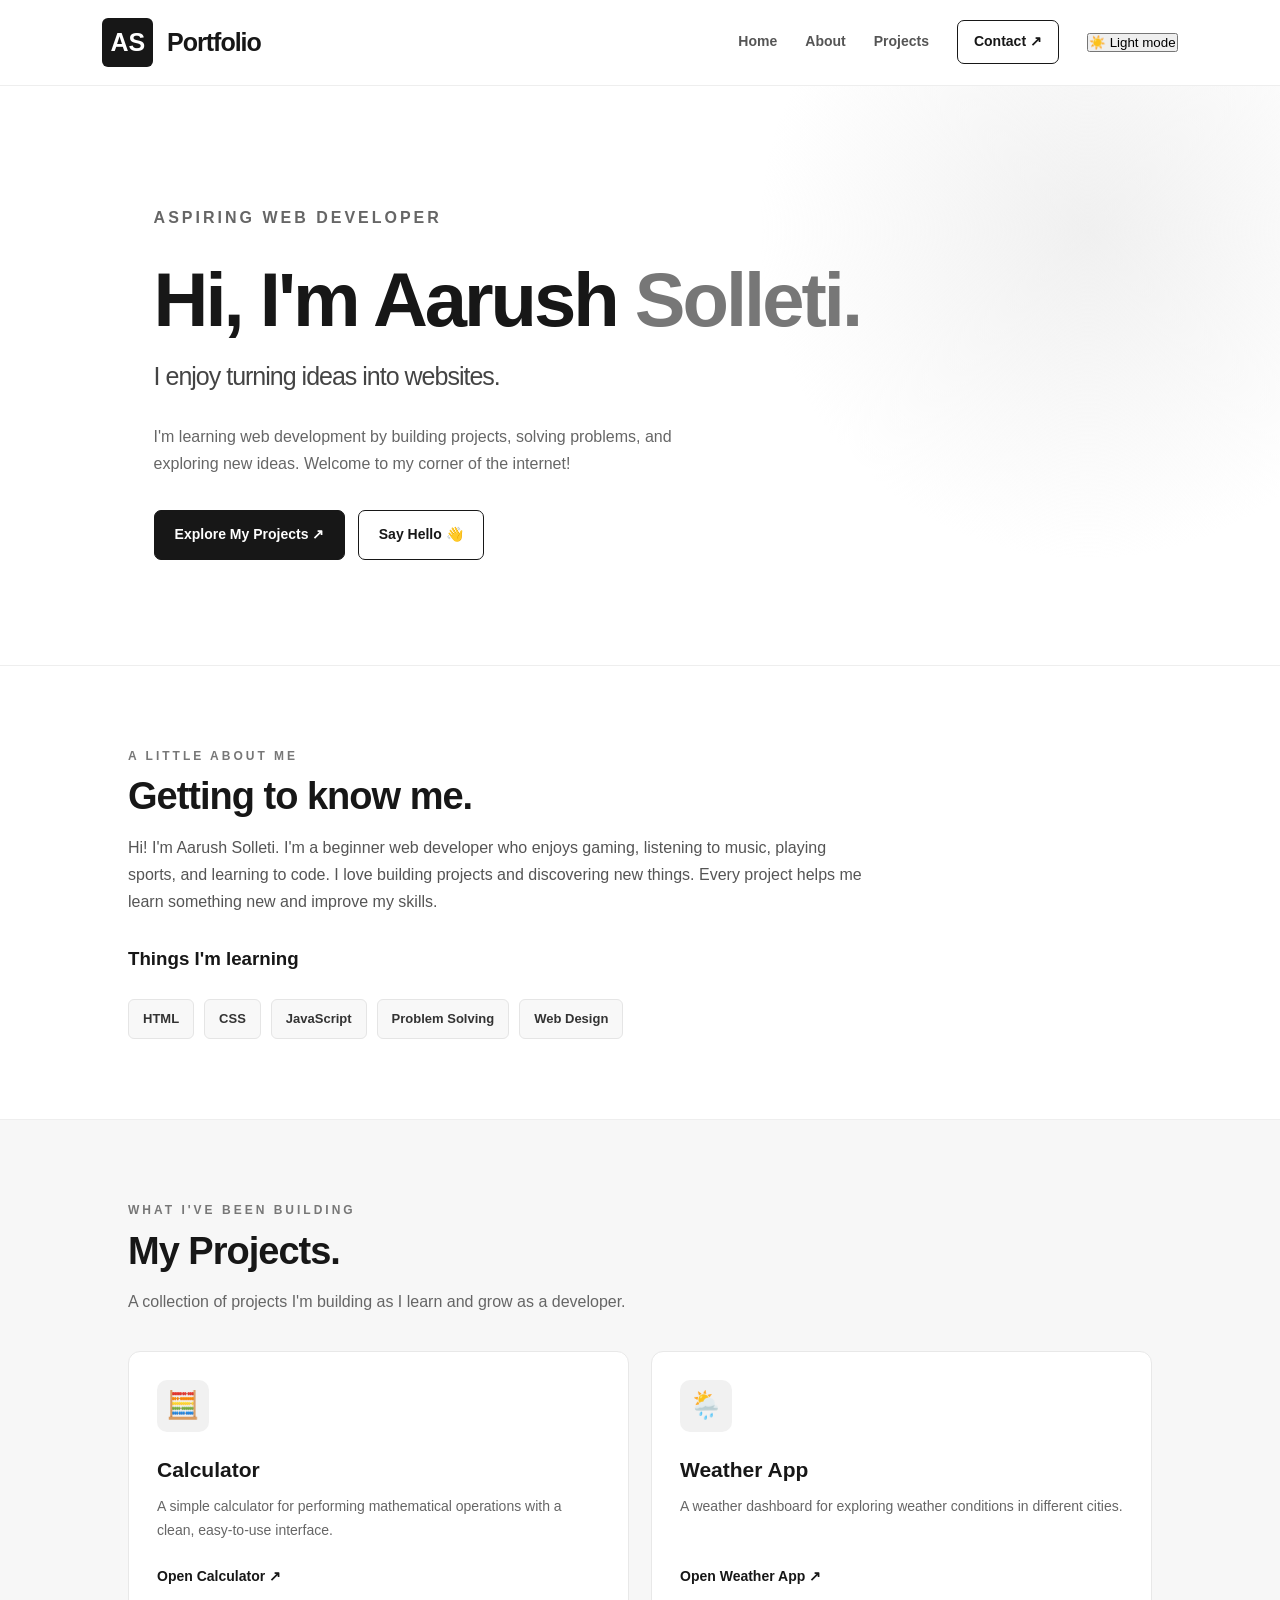
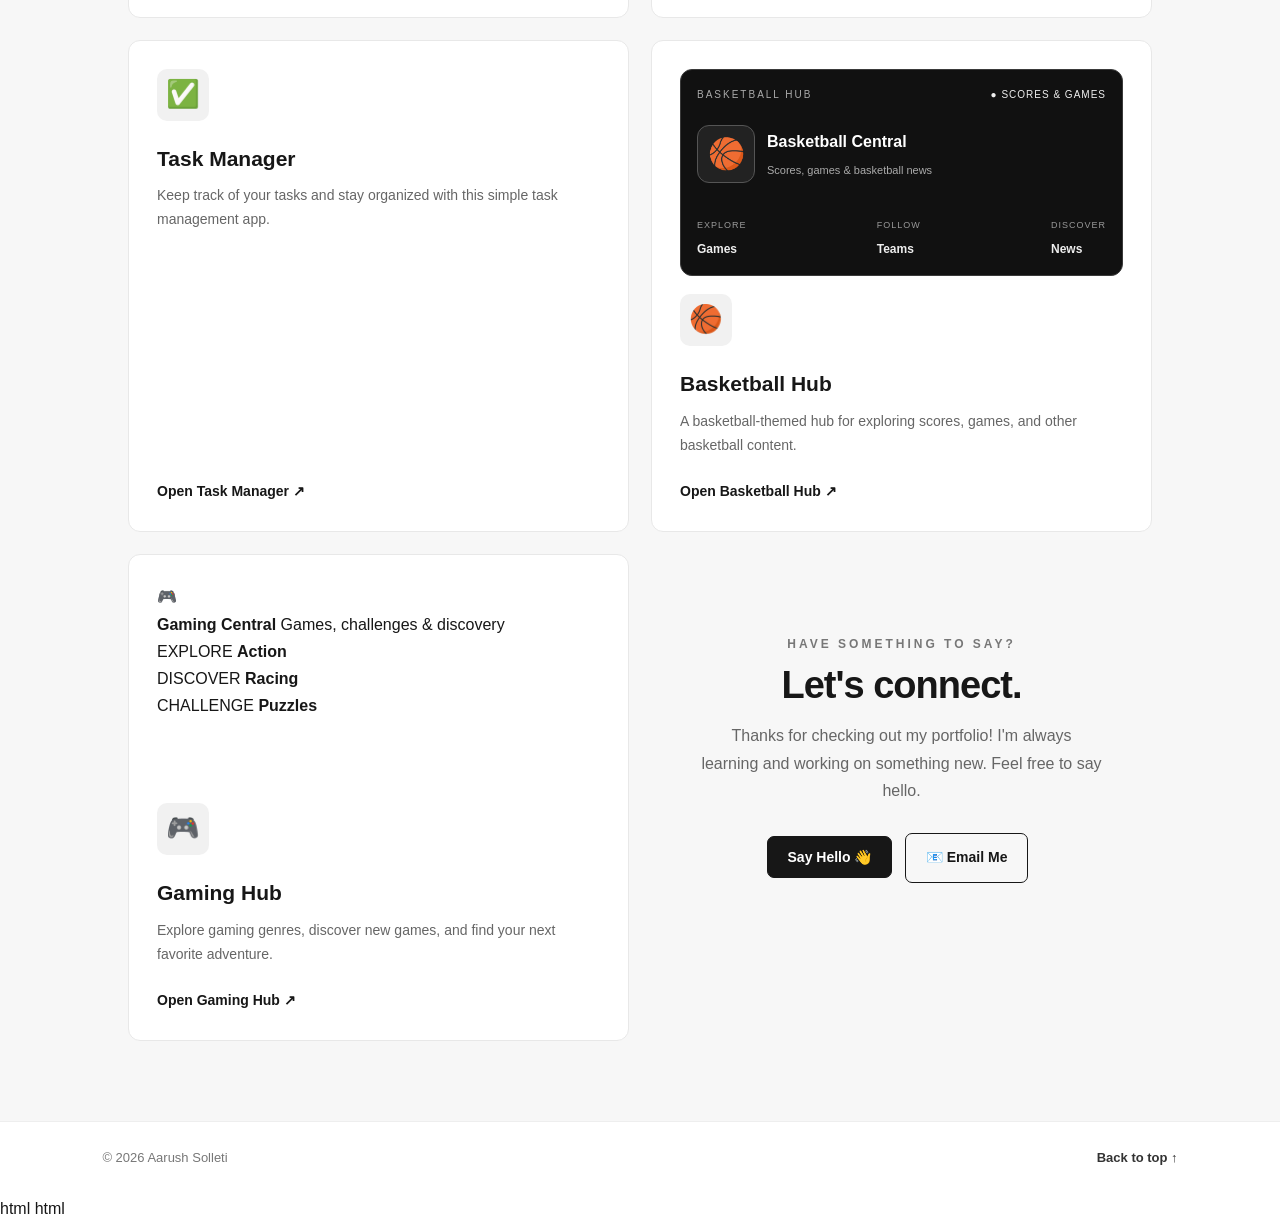
<file: index.html>
<!DOCTYPE html>
<html lang="en">
<head>
  <meta charset="UTF-8">
  <meta name="viewport" content="width=device-width, initial-scale=1.0">

  <title>Aarush Solleti | Web Developer</title>
  <meta name="description" content="Explore the portfolio and web development projects of Aarush Solleti.">

  <style>
    * {
      box-sizing: border-box;
      margin: 0;
      padding: 0;
    }

    html {
      scroll-behavior: smooth;
      scroll-padding-top: 90px;
    }

    body {
      background: #ffffff;
      color: #171717;
      font-family: Arial, Helvetica, sans-serif;
      line-height: 1.7;
    }

    a {
      color: inherit;
      text-decoration: none;
    }

    /* NAVIGATION */
    header {
      position: sticky;
      top: 0;
      z-index: 100;
      display: flex;
      justify-content: space-between;
      align-items: center;
      padding: 18px 8%;
      background: rgba(255, 255, 255, 0.95);
      border-bottom: 1px solid #eeeeee;
      backdrop-filter: blur(12px);
    }

    .logo {
      font-size: 25px;
      font-weight: 900;
      letter-spacing: -1px;
    }

    .logo span {
      display: inline-block;
      margin-right: 8px;
      padding: 3px 8px;
      background: #171717;
      color: #ffffff;
      border-radius: 6px;
      letter-spacing: 0;
    }

    nav {
      display: flex;
      align-items: center;
      gap: 28px;
    }

    nav a {
      color: #555555;
      font-size: 14px;
      font-weight: 600;
      transition: color 0.2s;
    }

    nav a:hover {
      color: #000000;
    }

    nav .nav-contact {
      padding: 9px 16px;
      border: 1px solid #171717;
      border-radius: 7px;
      color: #171717;
    }

    nav .nav-contact:hover {
      background: #171717;
      color: #ffffff;
    }

    /* HERO */
    .hero {
      min-height: 510px;
      display: flex;
      flex-direction: column;
      justify-content: center;
      align-items: flex-start;
      padding: 100px 12%;
      background:
        radial-gradient(circle at 85% 25%, #f0f0f0 0, transparent 28%),
        #ffffff;
    }

    .eyebrow {
      margin-bottom: 18px;
      color: #666666;
      font-size: 12px;
      font-weight: 800;
      letter-spacing: 3px;
      text-transform: uppercase;
    }

    .hero h1 {
      max-width: 800px;
      font-size: clamp(42px, 7vw, 76px);
      line-height: 1.08;
      letter-spacing: -3px;
    }

    .hero h1 span {
      color: #777777;
    }

    .hero h2 {
      margin-top: 20px;
      font-size: clamp(19px, 3vw, 25px);
      font-weight: 500;
      color: #444444;
    }

    .hero p {
      max-width: 570px;
      margin: 18px 0 28px;
      color: #666666;
      font-size: 16px;
    }

    .button {
      display: inline-flex;
      justify-content: center;
      align-items: center;
      gap: 8px;
      margin: 5px 8px 5px 0;
      padding: 12px 20px;
      border: 1px solid #171717;
      border-radius: 7px;
      background: #171717;
      color: #ffffff;
      font-size: 14px;
      font-weight: 700;
      cursor: pointer;
      transition: transform 0.2s, background 0.2s, color 0.2s;
    }

    .button:hover {
      transform: translateY(-3px);
      background: #333333;
    }

    .button-outline {
      background: transparent;
      color: #171717;
    }

    .button-outline:hover {
      background: #f0f0f0;
      color: #171717;
    }

    /* GENERAL SECTIONS */
    section:not(.hero) {
      padding: 80px 10%;
      scroll-margin-top: 65px;
    }

    .section-label {
      margin-bottom: 8px;
      color: #777777;
      font-size: 12px;
      font-weight: 800;
      letter-spacing: 3px;
      text-transform: uppercase;
    }

    section h2 {
      margin-bottom: 14px;
      font-size: clamp(28px, 4vw, 38px);
      line-height: 1.2;
      letter-spacing: -1px;
    }

    .section-intro {
      max-width: 650px;
      color: #666666;
    }

    /* ABOUT */
    .about {
      border-top: 1px solid #eeeeee;
      border-bottom: 1px solid #eeeeee;
    }

    .about-text {
      max-width: 750px;
      color: #555555;
    }

    .skills {
      display: flex;
      flex-wrap: wrap;
      gap: 10px;
      margin-top: 24px;
    }

    .skills span {
      padding: 8px 14px;
      border: 1px solid #e5e5e5;
      border-radius: 6px;
      background: #f8f8f8;
      color: #333333;
      font-size: 13px;
      font-weight: 600;
    }

    /* PROJECTS */
    .projects {
      background: #f7f7f7;
    }

    .project-grid {
      display: grid;
      grid-template-columns: repeat(2, minmax(0, 1fr));
      gap: 22px;
      margin-top: 35px;
    }

    .card {
      display: flex;
      flex-direction: column;
      align-items: flex-start;
      min-height: 255px;
      padding: 28px;
      border: 1px solid #e8e8e8;
      border-radius: 12px;
      background: #ffffff;
      transition: transform 0.25s, box-shadow 0.25s;
    }

    .card:hover {
      transform: translateY(-5px);
      box-shadow: 0 14px 35px rgba(0, 0, 0, 0.07);
    }

    .emoji {
      display: grid;
      width: 52px;
      height: 52px;
      place-items: center;
      margin-bottom: 20px;
      border-radius: 10px;
      background: #f1f1f1;
      font-size: 27px;
    }

    .card h3 {
      margin-bottom: 8px;
      font-size: 21px;
    }

    .card p {
      flex-grow: 1;
      margin-bottom: 22px;
      color: #666666;
      font-size: 14px;
    }

    .project-link {
      font-size: 14px;
      font-weight: 800;
      transition: gap 0.2s;
    }

    .project-link:hover {
      text-decoration: underline;
      text-underline-offset: 4px;
    }

    /* CONTACT */
    .contact {
      text-align: center;
    }

    .contact .section-intro {
      margin: 0 auto 24px;
    }

    #message {
      min-height: 28px;
      margin-top: 12px;
      color: #444444;
      font-weight: 600;
    }

    /* FOOTER */
    footer {
      display: flex;
      justify-content: space-between;
      gap: 15px;
      padding: 25px 8%;
      border-top: 1px solid #eeeeee;
      color: #777777;
      font-size: 13px;
    }

    footer a {
      color: #333333;
      font-weight: 700;
    }

    /* MOBILE */
    @media (max-width: 700px) {
      header {
        flex-direction: column;
        gap: 14px;
        padding: 16px 5%;
      }

      nav {
        justify-content: center;
        flex-wrap: wrap;
        gap: 12px 18px;
      }

      nav a {
        font-size: 13px;
      }

      .hero {
        min-height: auto;
        padding: 80px 7%;
      }

      .hero h1 {
        letter-spacing: -1.5px;
      }

      section:not(.hero) {
        padding: 60px 7%;
      }

      .project-grid {
        grid-template-columns: 1fr;
      }

      .card {
        min-height: 230px;
      }

      footer {
        flex-direction: column;
        align-items: center;
        text-align: center;
      }
    }

    @media (prefers-reduced-motion: reduce) {
      html {
        scroll-behavior: auto;
      }

      *,
      *::before,
      *::after {
        transition-duration: 0.01ms !important;
      }
    }
/* Basketball Hub preview */
.basketball-preview {
  width: 100%;
  box-sizing: border-box;
  margin-bottom: 18px;
  padding: 16px;
  overflow: hidden;
  border: 1px solid #3a3a3a;
  border-radius: 12px;
  background: #111;
  color: #f5f5f5;
  font-family: Arial, sans-serif;
}
.basketball-preview-top,
.basketball-preview-main,
.basketball-preview-stats {
  display: flex;
  align-items: center;
  justify-content: space-between;
  gap: 12px;
}

.basketball-preview-top {
  font-size: 10px;
  letter-spacing: 2px;
  color: #aaa;
}

.live-indicator {
  color: #eee;
  letter-spacing: 1px;
}

.basketball-preview-main {
  justify-content: flex-start;
  margin: 22px 0;
}

.basketball-ball {
  display: grid;
  place-items: center;
  width: 58px;
  height: 58px;
  flex-shrink: 0;
  border: 1px solid #555;
  border-radius: 12px;
  background: #222;
  font-size: 30px;
}

.basketball-preview-text {
  display: flex;
  flex-direction: column;
  gap: 6px;
  min-width: 0;
}

.basketball-preview-text strong {
  font-size: 16px;
  color: #fff;
}

.basketball-preview-text span {
  font-size: 11px;
  color: #aaa;
}

.basketball-preview-stats {
  padding-top: 13px;
  border-top: none;
}

.basketball-preview-stats div {
  display: flex;
  flex-direction: column;
  gap: 6px;
}

.basketball-preview-stats span {
  font-size: 9px;
  letter-spacing: 1px;
  color: #999;
}
/* Gaming Hub preview */
.gaming-preview {
  display: flex;
  flex-direction: column;
  box-sizing: border-box;
  min-height: 220px;
}


.gaming-preview-top {
  order: 3;
  margin-top: 18px;
  font-size: 10px;
  letter-spacing: 2px;
  color: #aaa;
}

.basketball-preview-stats strong {
  font-size: 12px;
  color: #eee;
}
  </style>
</head>

<body>
  <header>
    <a class="logo" href="#home" aria-label="Aarush Solleti home">
      <span>AS</span> Portfolio
    </a>

    <nav aria-label="Main navigation">
      <a href="#home">Home</a>
      <a href="#about">About</a>
      <a href="#projects">Projects</a>
      <a class="nav-contact" href="#contact">Contact ↗</a>
      <button id="theme-toggle" type="button" aria-label="Switch to light mode">
  ☀️ Light mode
</button>
    </nav>
  </header>

  <main>
    <!-- HERO -->
    <section class="hero" id="home">
      <p class="eyebrow">Aspiring Web Developer</p>

      <h1>Hi, I'm Aarush <span>Solleti.</span></h1>

      <h2>I enjoy turning ideas into websites.</h2>

      <p>
        I'm learning web development by building projects,
        solving problems, and exploring new ideas.
        Welcome to my corner of the internet!
      </p>

      <div>
        <a class="button" href="#projects">Explore My Projects ↗</a>
        <a class="button button-outline" href="#contact">Say Hello 👋</a>
      </div>
    </section>

    <!-- ABOUT -->
    <section class="about" id="about">
      <p class="section-label">A little about me</p>
      <h2>Getting to know me.</h2>

      <p class="about-text">
        Hi! I'm Aarush Solleti. I'm a beginner web developer who enjoys
        gaming, listening to music, playing sports, and learning to code.
        I love building projects and discovering new things. Every project
        helps me learn something new and improve my skills.
      </p>

      <h3 style="margin-top: 28px;">Things I'm learning</h3>

      <div class="skills">
        <span>HTML</span>
        <span>CSS</span>
        <span>JavaScript</span>
        <span>Problem Solving</span>
        <span>Web Design</span>
      </div>
    </section>

    <!-- PROJECTS -->
    <section class="projects" id="projects">
      <p class="section-label">What I've been building</p>
      <h2>My Projects.</h2>
      <p class="section-intro">
        A collection of projects I'm building as I learn and grow
        as a developer.
      </p>

      <div class="project-grid">
        <article class="card">
          <div class="emoji">🧮</div>
          <h3>Calculator</h3>
          <p>
            A simple calculator for performing mathematical operations
            with a clean, easy-to-use interface.
          </p>
          <a class="project-link" href="calculator.html">
            Open Calculator ↗
          </a>
        </article>

        <article class="card">
          <div class="emoji">🌦️</div>
          <h3>Weather App</h3>
          <p>
            A weather dashboard for exploring weather conditions
            in different cities.
          </p>
          <a class="project-link" href="weather.html">
            Open Weather App ↗
          </a>
        </article>

        <article class="card">
          <div class="emoji">✅</div>
          <h3> Task Manager</h3>
          <p>
           Keep track of your tasks and stay organized with this simple
            task management app.
          </p>
          <a class="project-link" href="tasks.html">
            Open Task Manager ↗
          </a>
        </article>

<article class="card">
  <div class="project-preview basketball-preview">
    <div class="basketball-preview-top">
      <span>BASKETBALL HUB</span>
      <span class="live-indicator">● SCORES &amp; GAMES</span>
    </div>

    <div class="basketball-preview-main">
      <div class="basketball-ball">🏀</div>
      <div class="basketball-preview-text">
        <strong>Basketball Central</strong>
        <span>Scores, games &amp; basketball news</span>
      </div>
    </div>

    <div class="basketball-preview-stats">
      <div>
        <span>EXPLORE</span>
        <strong>Games</strong>
      </div>
      <div>
        <span>FOLLOW</span>
        <strong>Teams</strong>
      </div>
      <div>
        <span>DISCOVER</span>
        <strong>News</strong>
      </div>
    </div>
  </div>

  <div class="emoji">🏀</div>
  <h3>Basketball Hub</h3>
  <p>
    A basketball-themed hub for exploring scores,
    games, and other basketball content.
  </p>
  <a class="project-link" href="sports.html">
    Open Basketball Hub ↗
  </a>
</article>

<article class="card">
  <div class="project-preview gaming-preview">

    <div class="gaming-preview-main">
      <div class="gaming-icon">🎮</div>
      <div class="gaming-preview-text">
        <strong>Gaming Central</strong>
        <span>Games, challenges &amp; discovery</span>
      </div>
    </div>

    <div class="gaming-preview-stats">
  <div>
    <span>EXPLORE</span>
    <strong>Action</strong>
  </div>
  <div>
    <span>DISCOVER</span>
    <strong>Racing</strong>
  </div>
  <div>
    <span>CHALLENGE</span>
    <strong>Puzzles</strong>
  </div>
</div>

<div class="gaming-preview-bottom">
</div>

    <div class="gaming-preview-top">
      
    </div>

  </div>

  <div class="emoji">🎮</div>
  <h3>Gaming Hub</h3>
  <p>
    Explore gaming genres, discover new games,
    and find your next favorite adventure.
  </p>
  <a class="project-link" href="gaming.html">
    Open Gaming Hub ↗
  </a>
</article>

    <!-- CONTACT -->
    <section class="contact" id="contact">
      <p class="section-label">Have something to say?</p>
      <h2>Let's connect.</h2>

      <p class="section-intro">
        Thanks for checking out my portfolio! I'm always learning
        and working on something new. Feel free to say hello.
      </p>

      <button class="button" id="helloButton" type="button">
        Say Hello 👋
      </button>

      <a
        class="button button-outline"
        href="https://mail.google.com/mail/?view=cm&amp;to=aarush.solleti@gmail.com"
        target="_blank"
        rel="noopener noreferrer"
      >
        📧 Email Me
      </a>

      <p id="message" aria-live="polite"></p>
    </section>
  </main>

  <footer>
    <p>© <span id="year"></span> Aarush Solleti</p>
    <a href="#home">Back to top ↑</a>
  </footer>

 html
html

<script>
  
      
    
  

  const year = document.querySelector("#year");
  if (year) {
    year.textContent = new Date().getFullYear();
  }
</script>


  <script src="script.js"></script>
</body>
</html>
</file>
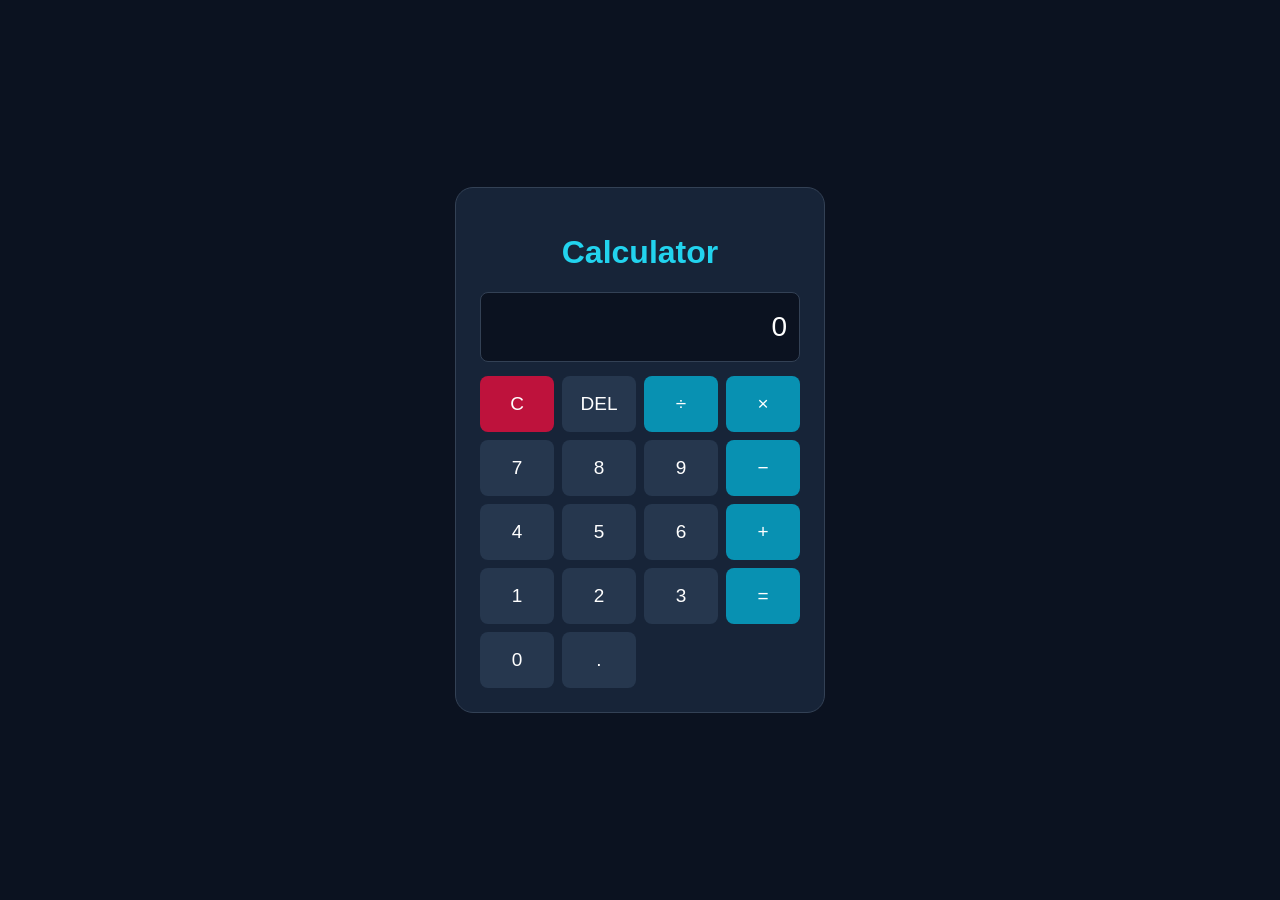
<file: calculator.html>
<!DOCTYPE html>
<html lang="en">
<head>
  <meta charset="UTF-8">
  <meta name="viewport" content="width=device-width, initial-scale=1">
  <title>My Calculator</title>

  <style>
    body {
      margin: 0;
      min-height: 100vh;
      display: grid;
      place-items: center;
      background: #0b1220;
      color: white;
      font-family: Arial, sans-serif;
    }

    .calculator {
      width: min(320px, 85vw);
      padding: 24px;
      background: #172438;
      border: 1px solid #334155;
      border-radius: 18px;
    }

    h1 {
      text-align: center;
      color: #22d3ee;
    }

    #display {
      width: 100%;
      box-sizing: border-box;
      padding: 18px 12px;
      margin-bottom: 14px;
      background: #0b1220;
      color: white;
      border: 1px solid #334155;
      border-radius: 8px;
      text-align: right;
      font-size: 28px;
    }

    .buttons {
      display: grid;
      grid-template-columns: repeat(4, 1fr);
      gap: 8px;
    }

    button {
      padding: 17px 0;
      font-size: 19px;
      border: none;
      border-radius: 8px;
      background: #26374e;
      color: white;
      cursor: pointer;
    }

    button:hover {
      background: #3a506d;
    }

    .operator, .equals {
      background: #0891b2;
    }

    .clear {
      background: #be123c;
    }
  </style>
</head>

<body>
  <div class="calculator">
    <h1>Calculator</h1>

    <input id="display" value="0" readonly aria-label="Calculator display">

    <div class="buttons">
      <button class="clear" data-action="clear">C</button>
      <button data-action="delete">DEL</button>
      <button class="operator" data-value="/">÷</button>
      <button class="operator" data-value="*">×</button>

      <button data-value="7">7</button>
      <button data-value="8">8</button>
      <button data-value="9">9</button>
      <button class="operator" data-value="-">−</button>

      <button data-value="4">4</button>
      <button data-value="5">5</button>
      <button data-value="6">6</button>
      <button class="operator" data-value="+">+</button>

      <button data-value="1">1</button>
      <button data-value="2">2</button>
      <button data-value="3">3</button>
      <button class="equals" data-action="equals">=</button>

      <button data-value="0">0</button>
      <button data-value=".">.</button>
    </div>
  </div>

  <script>
    const display = document.querySelector("#display");
    const buttons = document.querySelector(".buttons");

    let current = "0";
    let stored = null;
    let operator = null;
    let startNewNumber = false;

    function updateDisplay() {
      display.value = current;
    }

    buttons.addEventListener("click", function(event) {
      const button = event.target.closest("button");
      if (!button) return;

      const value = button.dataset.value;
      const action = button.dataset.action;

      if (action === "clear") {
        current = "0";
        stored = null;
        operator = null;
        startNewNumber = false;
        updateDisplay();
        return;
      }

      if (action === "delete") {
        if (startNewNumber) {
          current = "0";
          startNewNumber = false;
        } else {
          current = current.length > 1
            ? current.slice(0, -1)
            : "0";
        }
        updateDisplay();
        return;
      }

      if (action === "equals") {
        if (operator === null || stored === null) return;

        const a = stored;
        const b = Number(current);
        let result;

        if (operator === "+") result = a + b;
        if (operator === "-") result = a - b;
        if (operator === "*") result = a * b;
        if (operator === "/") {
          if (b === 0) {
            current = "Cannot divide by zero";
            stored = null;
            operator = null;
            startNewNumber = true;
            updateDisplay();
            return;
          }
          result = a / b;
        }

        current = String(Number(result.toPrecision(10)));
        stored = null;
        operator = null;
        startNewNumber = true;
        updateDisplay();
        return;
      }

      if (["+", "-", "*", "/"].includes(value)) {
        stored = Number(current);
        operator = value;
        startNewNumber = true;
        return;
      }

      if (value !== undefined) {
        if (startNewNumber) {
          current = value === "." ? "0." : value;
          startNewNumber = false;
        } else if (value === "." && current.includes(".")) {
          return;
        } else if (current === "0" && value !== ".") {
          current = value;
        } else {
          current += value;
        }

        updateDisplay();
      }
    });
  </script>
</body>
</html>
</file>
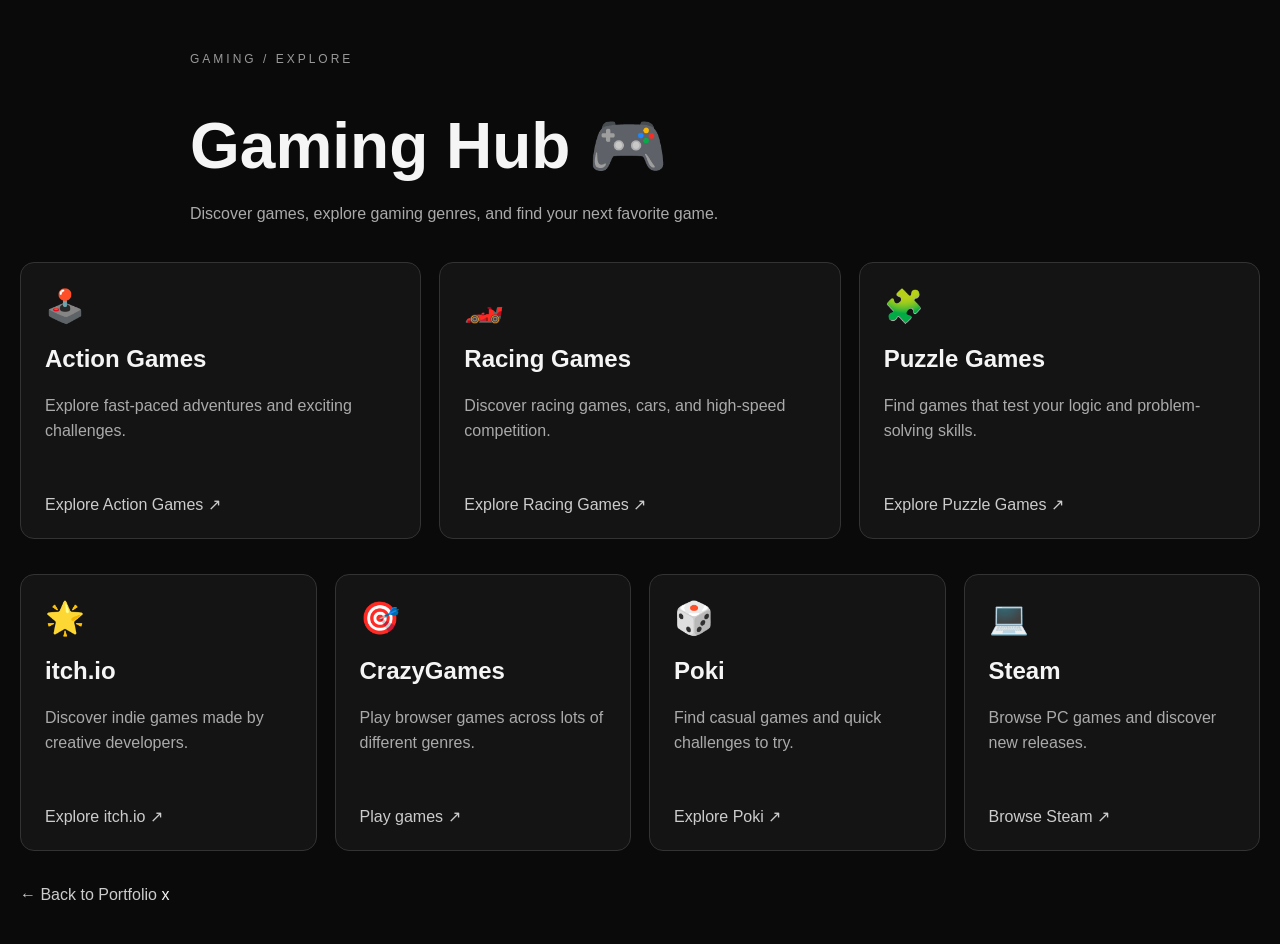
<file: gaming.html>
<!DOCTYPE html>
<html lang="en">
<head>
  <meta charset="UTF-8">
  <meta name="viewport" content="width=device-width, initial-scale=1.0">
  <title>Gaming Hub</title>
  <style>
    * {
      box-sizing: border-box;
    }

    body {
      margin: 0;
      padding: 40px 20px;
      background: #0a0a0a;
      color: #f5f5f5;
      font-family: Arial, sans-serif;
    }

    main {
      max-width: 900px;
      margin: 0 auto;
    }

    a {
      color: #ccc;
      text-decoration: none;
    }

    a:hover {
      color: white;
    }

    .eyebrow {
      color: #999;
      letter-spacing: 3px;
      font-size: 12px;
    }

    h1 {
      font-size: clamp(36px, 7vw, 64px);
      margin-bottom: 12px;
    }

    .intro {
      color: #aaa;
      line-height: 1.7;
      max-width: 600px;
    }

    .games {
      display: grid;
      grid-template-columns: repeat(auto-fit, minmax(220px, 1fr));
      gap: 18px;
      margin-top: 35px;
    }

    .game-card {
      padding: 24px;
      border: 1px solid #333;
      border-radius: 14px;
      background: #141414;
    }

    .game-icon {
      font-size: 32px;
    }

    .game-card p {
      color: #aaa;
      line-height: 1.6;
    }

    .back-link {
      display: inline-block;
      margin-top: 35px;
    }
  </style>
</head>

  <main>
    <p class="eyebrow">GAMING / EXPLORE</p>
    <h1>Gaming Hub 🎮</h1>
    <p class="intro">
      Discover games, explore gaming genres, and find your next favorite game.
    </p>
  </main>
    <section class="games">
      <article class="game-card">
  <div class="game-icon">🕹️</div>
  <h2>Action Games</h2>
  <p>Explore fast-paced adventures and exciting challenges.</p>
  <a class="back-link" href="https://www.crazygames.com/t/action" target="_blank" rel="noopener noreferrer">Explore Action Games ↗</a>
</article>

      <article class="game-card">
  <div class="game-icon">🏎️</div>
  <h2>Racing Games</h2>
  <p>Discover racing games, cars, and high-speed competition.</p>
  <a class="back-link" href="https://www.crazygames.com/t/racing" target="_blank" rel="noopener noreferrer">Explore Racing Games ↗</a>
</article>

      <article class="game-card">
  <div class="game-icon">🧩</div>
  <h2>Puzzle Games</h2>
  <p>Find games that test your logic and problem-solving skills.</p>
  <a class="back-link" href="https://www.crazygames.com/t/puzzle" target="_blank" rel="noopener noreferrer">Explore Puzzle Games ↗</a>
</article>
    </section>
    <section class="games">
      <article class="game-card">
        <div class="game-icon">🌟</div>
        <h2>itch.io</h2>
        <p>Discover indie games made by creative developers.</p>
        <a class="back-link" href="https://itch.io/" target="_blank" rel="noopener noreferrer">Explore itch.io ↗</a>
      </article>

      <article class="game-card">
        <div class="game-icon">🎯</div>
        <h2>CrazyGames</h2>
        <p>Play browser games across lots of different genres.</p>
        <a class="back-link" href="https://www.crazygames.com/" target="_blank" rel="noopener noreferrer">Play games ↗</a>
      </article>

      <article class="game-card">
        <div class="game-icon">🎲</div>
        <h2>Poki</h2>
        <p>Find casual games and quick challenges to try.</p>
        <a class="back-link" href="https://poki.com/" target="_blank" rel="noopener noreferrer">Explore Poki ↗</a>
      </article>

      <article class="game-card">
        <div class="game-icon">💻</div>
        <h2>Steam</h2>
        <p>Browse PC games and discover new releases.</p>
        <a class="back-link" href="https://store.steampowered.com/" target="_blank" rel="noopener noreferrer">Browse Steam ↗</a>
      </article>
    </section>
    <a class="back-link" href="index-backup.html">← Back to Portfolio</a>
  </main>
</body>
</html>
x
</file>
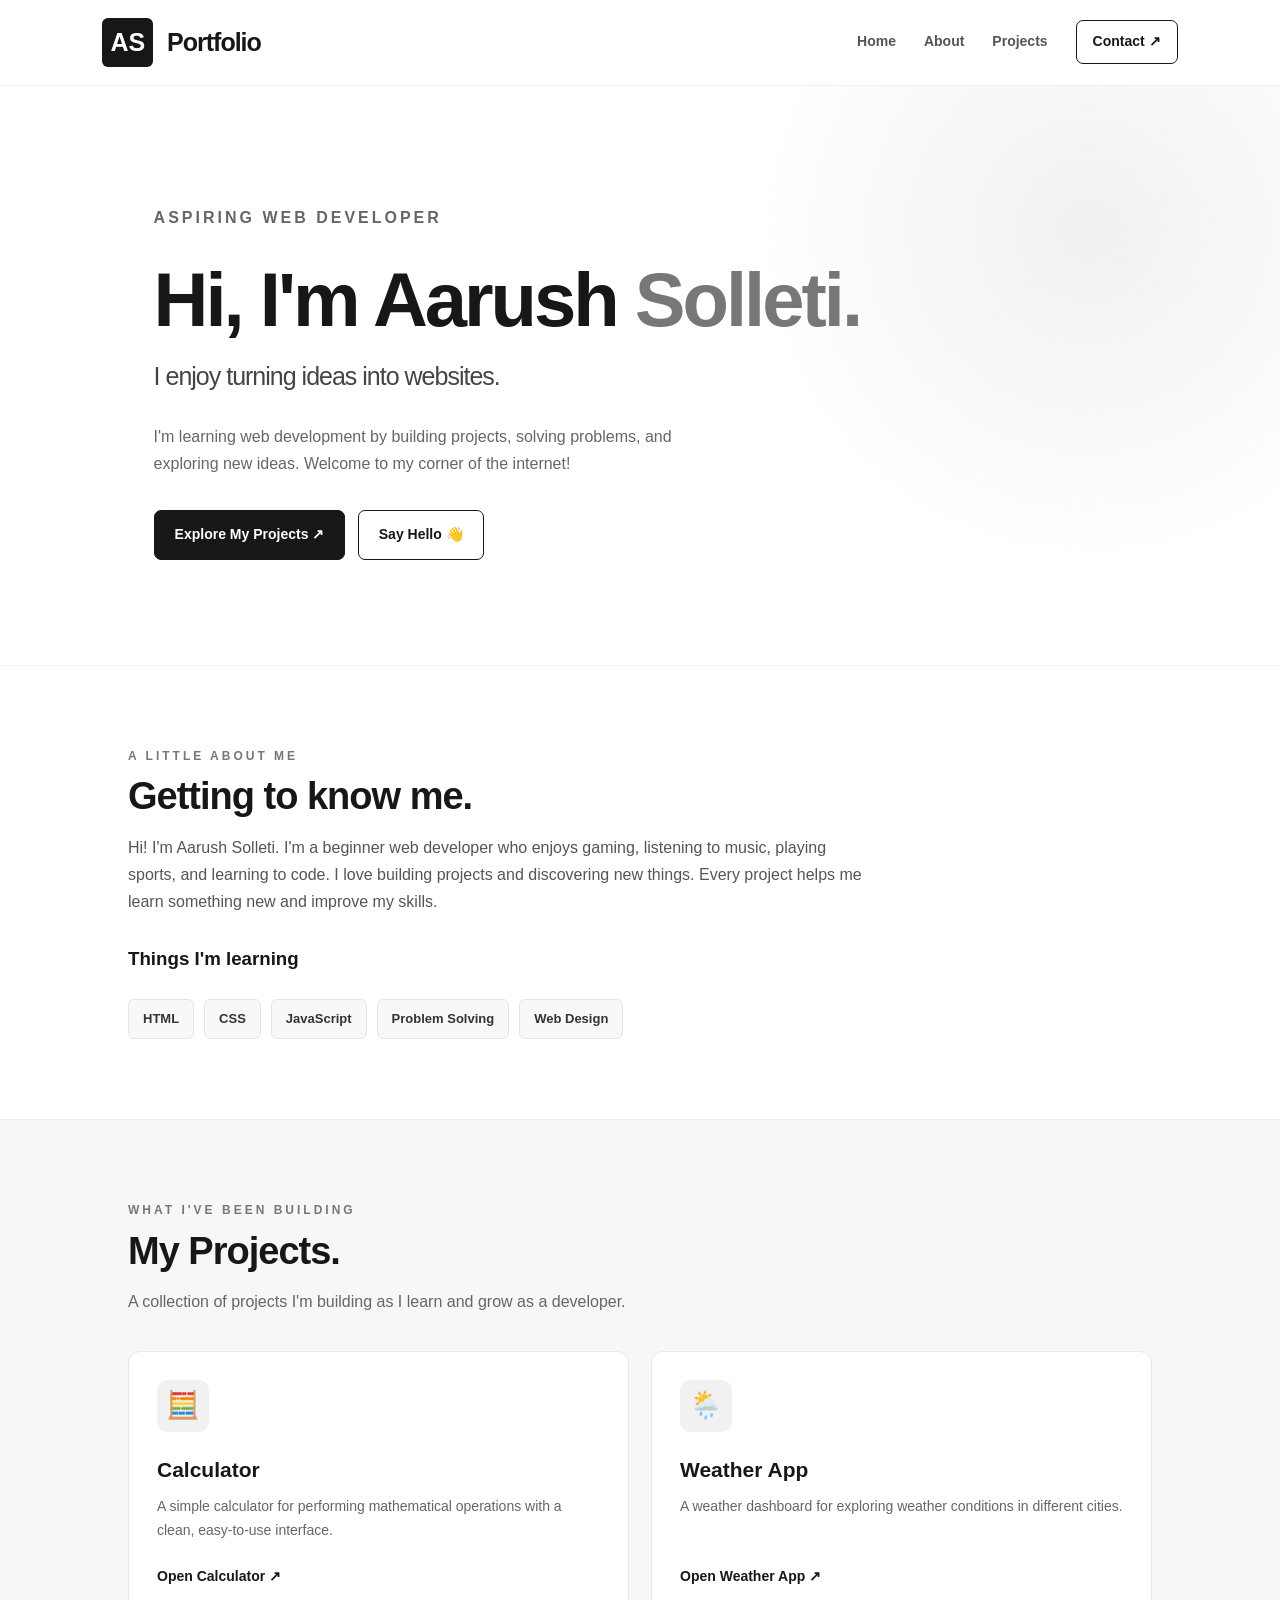
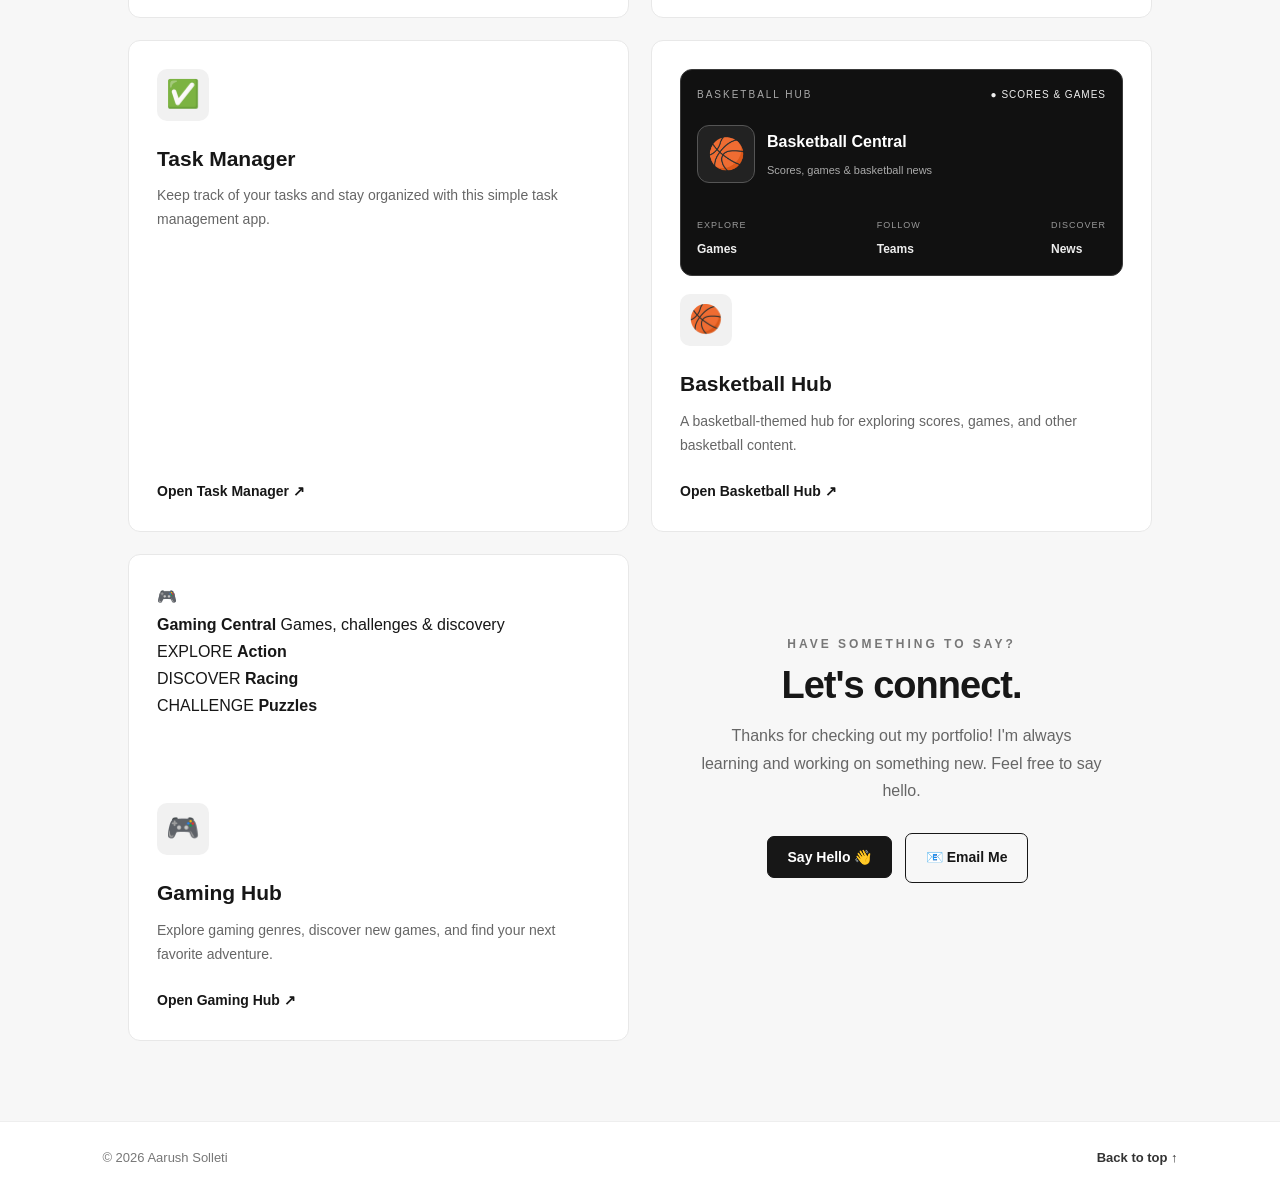
<file: index.-backup.html>
<!DOCTYPE html>
<html lang="en">
<head>
  <meta charset="UTF-8">
  <meta name="viewport" content="width=device-width, initial-scale=1.0">

  <title>Aarush Solleti | Web Developer</title>
  <meta name="description" content="Explore the portfolio and web development projects of Aarush Solleti.">

  <style>
    * {
      box-sizing: border-box;
      margin: 0;
      padding: 0;
    }

    html {
      scroll-behavior: smooth;
      scroll-padding-top: 90px;
    }

    body {
      background: #ffffff;
      color: #171717;
      font-family: Arial, Helvetica, sans-serif;
      line-height: 1.7;
    }

    a {
      color: inherit;
      text-decoration: none;
    }

    /* NAVIGATION */
    header {
      position: sticky;
      top: 0;
      z-index: 100;
      display: flex;
      justify-content: space-between;
      align-items: center;
      padding: 18px 8%;
      background: rgba(255, 255, 255, 0.95);
      border-bottom: 1px solid #eeeeee;
      backdrop-filter: blur(12px);
    }

    .logo {
      font-size: 25px;
      font-weight: 900;
      letter-spacing: -1px;
    }

    .logo span {
      display: inline-block;
      margin-right: 8px;
      padding: 3px 8px;
      background: #171717;
      color: #ffffff;
      border-radius: 6px;
      letter-spacing: 0;
    }

    nav {
      display: flex;
      align-items: center;
      gap: 28px;
    }

    nav a {
      color: #555555;
      font-size: 14px;
      font-weight: 600;
      transition: color 0.2s;
    }

    nav a:hover {
      color: #000000;
    }

    nav .nav-contact {
      padding: 9px 16px;
      border: 1px solid #171717;
      border-radius: 7px;
      color: #171717;
    }

    nav .nav-contact:hover {
      background: #171717;
      color: #ffffff;
    }

    /* HERO */
    .hero {
      min-height: 510px;
      display: flex;
      flex-direction: column;
      justify-content: center;
      align-items: flex-start;
      padding: 100px 12%;
      background:
        radial-gradient(circle at 85% 25%, #f0f0f0 0, transparent 28%),
        #ffffff;
    }

    .eyebrow {
      margin-bottom: 18px;
      color: #666666;
      font-size: 12px;
      font-weight: 800;
      letter-spacing: 3px;
      text-transform: uppercase;
    }

    .hero h1 {
      max-width: 800px;
      font-size: clamp(42px, 7vw, 76px);
      line-height: 1.08;
      letter-spacing: -3px;
    }

    .hero h1 span {
      color: #777777;
    }

    .hero h2 {
      margin-top: 20px;
      font-size: clamp(19px, 3vw, 25px);
      font-weight: 500;
      color: #444444;
    }

    .hero p {
      max-width: 570px;
      margin: 18px 0 28px;
      color: #666666;
      font-size: 16px;
    }

    .button {
      display: inline-flex;
      justify-content: center;
      align-items: center;
      gap: 8px;
      margin: 5px 8px 5px 0;
      padding: 12px 20px;
      border: 1px solid #171717;
      border-radius: 7px;
      background: #171717;
      color: #ffffff;
      font-size: 14px;
      font-weight: 700;
      cursor: pointer;
      transition: transform 0.2s, background 0.2s, color 0.2s;
    }

    .button:hover {
      transform: translateY(-3px);
      background: #333333;
    }

    .button-outline {
      background: transparent;
      color: #171717;
    }

    .button-outline:hover {
      background: #f0f0f0;
      color: #171717;
    }

    /* GENERAL SECTIONS */
    section:not(.hero) {
      padding: 80px 10%;
      scroll-margin-top: 65px;
    }

    .section-label {
      margin-bottom: 8px;
      color: #777777;
      font-size: 12px;
      font-weight: 800;
      letter-spacing: 3px;
      text-transform: uppercase;
    }

    section h2 {
      margin-bottom: 14px;
      font-size: clamp(28px, 4vw, 38px);
      line-height: 1.2;
      letter-spacing: -1px;
    }

    .section-intro {
      max-width: 650px;
      color: #666666;
    }

    /* ABOUT */
    .about {
      border-top: 1px solid #eeeeee;
      border-bottom: 1px solid #eeeeee;
    }

    .about-text {
      max-width: 750px;
      color: #555555;
    }

    .skills {
      display: flex;
      flex-wrap: wrap;
      gap: 10px;
      margin-top: 24px;
    }

    .skills span {
      padding: 8px 14px;
      border: 1px solid #e5e5e5;
      border-radius: 6px;
      background: #f8f8f8;
      color: #333333;
      font-size: 13px;
      font-weight: 600;
    }

    /* PROJECTS */
    .projects {
      background: #f7f7f7;
    }

    .project-grid {
      display: grid;
      grid-template-columns: repeat(2, minmax(0, 1fr));
      gap: 22px;
      margin-top: 35px;
    }

    .card {
      display: flex;
      flex-direction: column;
      align-items: flex-start;
      min-height: 255px;
      padding: 28px;
      border: 1px solid #e8e8e8;
      border-radius: 12px;
      background: #ffffff;
      transition: transform 0.25s, box-shadow 0.25s;
    }

    .card:hover {
      transform: translateY(-5px);
      box-shadow: 0 14px 35px rgba(0, 0, 0, 0.07);
    }

    .emoji {
      display: grid;
      width: 52px;
      height: 52px;
      place-items: center;
      margin-bottom: 20px;
      border-radius: 10px;
      background: #f1f1f1;
      font-size: 27px;
    }

    .card h3 {
      margin-bottom: 8px;
      font-size: 21px;
    }

    .card p {
      flex-grow: 1;
      margin-bottom: 22px;
      color: #666666;
      font-size: 14px;
    }

    .project-link {
      font-size: 14px;
      font-weight: 800;
      transition: gap 0.2s;
    }

    .project-link:hover {
      text-decoration: underline;
      text-underline-offset: 4px;
    }

    /* CONTACT */
    .contact {
      text-align: center;
    }

    .contact .section-intro {
      margin: 0 auto 24px;
    }

    #message {
      min-height: 28px;
      margin-top: 12px;
      color: #444444;
      font-weight: 600;
    }

    /* FOOTER */
    footer {
      display: flex;
      justify-content: space-between;
      gap: 15px;
      padding: 25px 8%;
      border-top: 1px solid #eeeeee;
      color: #777777;
      font-size: 13px;
    }

    footer a {
      color: #333333;
      font-weight: 700;
    }

    /* MOBILE */
    @media (max-width: 700px) {
      header {
        flex-direction: column;
        gap: 14px;
        padding: 16px 5%;
      }

      nav {
        justify-content: center;
        flex-wrap: wrap;
        gap: 12px 18px;
      }

      nav a {
        font-size: 13px;
      }

      .hero {
        min-height: auto;
        padding: 80px 7%;
      }

      .hero h1 {
        letter-spacing: -1.5px;
      }

      section:not(.hero) {
        padding: 60px 7%;
      }

      .project-grid {
        grid-template-columns: 1fr;
      }

      .card {
        min-height: 230px;
      }

      footer {
        flex-direction: column;
        align-items: center;
        text-align: center;
      }
    }

    @media (prefers-reduced-motion: reduce) {
      html {
        scroll-behavior: auto;
      }

      *,
      *::before,
      *::after {
        transition-duration: 0.01ms !important;
      }
    }
/* Basketball Hub preview */
.basketball-preview {
  width: 100%;
  box-sizing: border-box;
  margin-bottom: 18px;
  padding: 16px;
  overflow: hidden;
  border: 1px solid #3a3a3a;
  border-radius: 12px;
  background: #111;
  color: #f5f5f5;
  font-family: Arial, sans-serif;
}
.basketball-preview-top,
.basketball-preview-main,
.basketball-preview-stats {
  display: flex;
  align-items: center;
  justify-content: space-between;
  gap: 12px;
}

.basketball-preview-top {
  font-size: 10px;
  letter-spacing: 2px;
  color: #aaa;
}

.live-indicator {
  color: #eee;
  letter-spacing: 1px;
}

.basketball-preview-main {
  justify-content: flex-start;
  margin: 22px 0;
}

.basketball-ball {
  display: grid;
  place-items: center;
  width: 58px;
  height: 58px;
  flex-shrink: 0;
  border: 1px solid #555;
  border-radius: 12px;
  background: #222;
  font-size: 30px;
}

.basketball-preview-text {
  display: flex;
  flex-direction: column;
  gap: 6px;
  min-width: 0;
}

.basketball-preview-text strong {
  font-size: 16px;
  color: #fff;
}

.basketball-preview-text span {
  font-size: 11px;
  color: #aaa;
}

.basketball-preview-stats {
  padding-top: 13px;
  border-top: none;
}

.basketball-preview-stats div {
  display: flex;
  flex-direction: column;
  gap: 6px;
}

.basketball-preview-stats span {
  font-size: 9px;
  letter-spacing: 1px;
  color: #999;
}
/* Gaming Hub preview */
.gaming-preview {
  display: flex;
  flex-direction: column;
  box-sizing: border-box;
  min-height: 220px;
}


.gaming-preview-top {
  order: 3;
  margin-top: 18px;
  font-size: 10px;
  letter-spacing: 2px;
  color: #aaa;
}

.basketball-preview-stats strong {
  font-size: 12px;
  color: #eee;
}
  </style>
</head>

<body>
  <header>
    <a class="logo" href="#home" aria-label="Aarush Solleti home">
      <span>AS</span> Portfolio
    </a>

    <nav aria-label="Main navigation">
      <a href="#home">Home</a>
      <a href="#about">About</a>
      <a href="#projects">Projects</a>
      <a class="nav-contact" href="#contact">Contact ↗</a>
    </nav>
  </header>

  <main>
    <!-- HERO -->
    <section class="hero" id="home">
      <p class="eyebrow">Aspiring Web Developer</p>

      <h1>Hi, I'm Aarush <span>Solleti.</span></h1>

      <h2>I enjoy turning ideas into websites.</h2>

      <p>
        I'm learning web development by building projects,
        solving problems, and exploring new ideas.
        Welcome to my corner of the internet!
      </p>

      <div>
        <a class="button" href="#projects">Explore My Projects ↗</a>
        <a class="button button-outline" href="#contact">Say Hello 👋</a>
      </div>
    </section>

    <!-- ABOUT -->
    <section class="about" id="about">
      <p class="section-label">A little about me</p>
      <h2>Getting to know me.</h2>

      <p class="about-text">
        Hi! I'm Aarush Solleti. I'm a beginner web developer who enjoys
        gaming, listening to music, playing sports, and learning to code.
        I love building projects and discovering new things. Every project
        helps me learn something new and improve my skills.
      </p>

      <h3 style="margin-top: 28px;">Things I'm learning</h3>

      <div class="skills">
        <span>HTML</span>
        <span>CSS</span>
        <span>JavaScript</span>
        <span>Problem Solving</span>
        <span>Web Design</span>
      </div>
    </section>

    <!-- PROJECTS -->
    <section class="projects" id="projects">
      <p class="section-label">What I've been building</p>
      <h2>My Projects.</h2>
      <p class="section-intro">
        A collection of projects I'm building as I learn and grow
        as a developer.
      </p>

      <div class="project-grid">
        <article class="card">
          <div class="emoji">🧮</div>
          <h3>Calculator</h3>
          <p>
            A simple calculator for performing mathematical operations
            with a clean, easy-to-use interface.
          </p>
          <a class="project-link" href="calculator.html">
            Open Calculator ↗
          </a>
        </article>

        <article class="card">
          <div class="emoji">🌦️</div>
          <h3>Weather App</h3>
          <p>
            A weather dashboard for exploring weather conditions
            in different cities.
          </p>
          <a class="project-link" href="weather.html">
            Open Weather App ↗
          </a>
        </article>

        <article class="card">
          <div class="emoji">✅</div>
          <h3> Task Manager</h3>
          <p>
           Keep track of your tasks and stay organized with this simple
            task management app.
          </p>
          <a class="project-link" href="tasks.html">
            Open Task Manager ↗
          </a>
        </article>

<article class="card">
  <div class="project-preview basketball-preview">
    <div class="basketball-preview-top">
      <span>BASKETBALL HUB</span>
      <span class="live-indicator">● SCORES &amp; GAMES</span>
    </div>

    <div class="basketball-preview-main">
      <div class="basketball-ball">🏀</div>
      <div class="basketball-preview-text">
        <strong>Basketball Central</strong>
        <span>Scores, games &amp; basketball news</span>
      </div>
    </div>

    <div class="basketball-preview-stats">
      <div>
        <span>EXPLORE</span>
        <strong>Games</strong>
      </div>
      <div>
        <span>FOLLOW</span>
        <strong>Teams</strong>
      </div>
      <div>
        <span>DISCOVER</span>
        <strong>News</strong>
      </div>
    </div>
  </div>

  <div class="emoji">🏀</div>
  <h3>Basketball Hub</h3>
  <p>
    A basketball-themed hub for exploring scores,
    games, and other basketball content.
  </p>
  <a class="project-link" href="sports.html">
    Open Basketball Hub ↗
  </a>
</article>

<article class="card">
  <div class="project-preview gaming-preview">

    <div class="gaming-preview-main">
      <div class="gaming-icon">🎮</div>
      <div class="gaming-preview-text">
        <strong>Gaming Central</strong>
        <span>Games, challenges &amp; discovery</span>
      </div>
    </div>

    <div class="gaming-preview-stats">
  <div>
    <span>EXPLORE</span>
    <strong>Action</strong>
  </div>
  <div>
    <span>DISCOVER</span>
    <strong>Racing</strong>
  </div>
  <div>
    <span>CHALLENGE</span>
    <strong>Puzzles</strong>
  </div>
</div>

<div class="gaming-preview-bottom">
</div>

    <div class="gaming-preview-top">
      
    </div>

  </div>

  <div class="emoji">🎮</div>
  <h3>Gaming Hub</h3>
  <p>
    Explore gaming genres, discover new games,
    and find your next favorite adventure.
  </p>
  <a class="project-link" href="gaming.html">
    Open Gaming Hub ↗
  </a>
</article>

    <!-- CONTACT -->
    <section class="contact" id="contact">
      <p class="section-label">Have something to say?</p>
      <h2>Let's connect.</h2>

      <p class="section-intro">
        Thanks for checking out my portfolio! I'm always learning
        and working on something new. Feel free to say hello.
      </p>

      <button class="button" id="helloButton" type="button">
        Say Hello 👋
      </button>

      <a
        class="button button-outline"
        href="https://mail.google.com/mail/?view=cm&amp;to=aarush.solleti@gmail.com"
        target="_blank"
        rel="noopener noreferrer"
      >
        📧 Email Me
      </a>

      <p id="message" aria-live="polite"></p>
    </section>
  </main>

  <footer>
    <p>© <span id="year"></span> Aarush Solleti</p>
    <a href="#home">Back to top ↑</a>
  </footer>

  <script>
    const button = document.querySelector("#helloButton");
    const message = document.querySelector("#message");

    button.addEventListener("click", function () {
      message.textContent =
        "Thanks for visiting! I'm glad you're here. 👋";
    });

    document.querySelector("#year").textContent =
      new Date().getFullYear();
  </script>
</body>
</html>
</file>
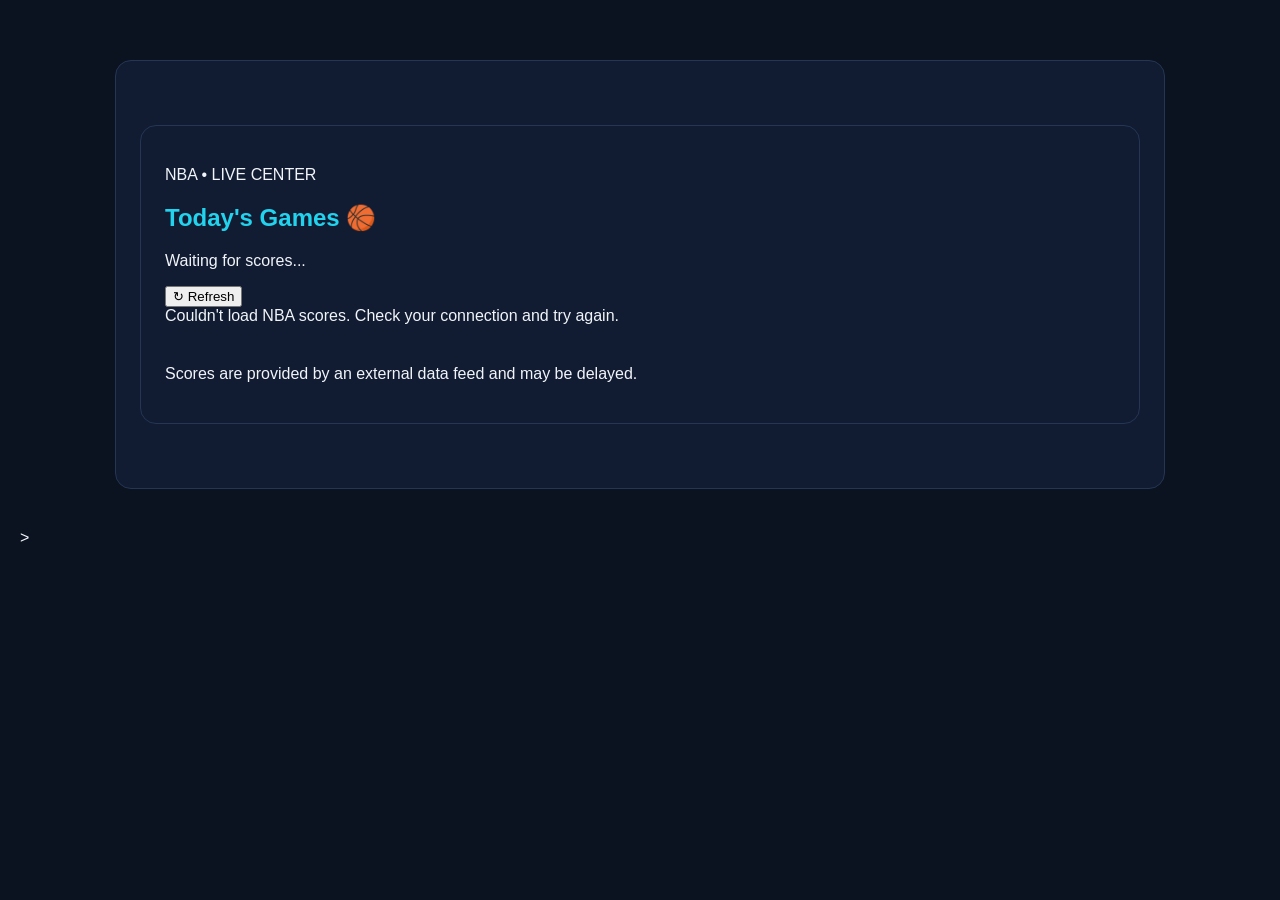
<file: sports.html>
<!DOCTYPE html>
<html lang="en">
<head>
  <meta charset="UTF-8">
  <meta name="viewport" content="width=device-width, initial-scale=1.0">
  <title>My Basketball Hub</title>

  <style>
    body {
      background-color: #0b1220;
      color: #f1f5f9;
      font-family: Arial, sans-serif;
      margin: 0;
      padding: 20px;
    }

    .scores-section {
      max-width: 1000px;
      margin: 40px auto;
      padding: 24px;
      background: #111c33;
      border: 1px solid #243653;
      border-radius: 16px;
    }

    .scores-section h2 {
      color: #22d3ee;
    }

    .scores-subtitle,
    .scores-message {
      color: #b8c4d9;
    }

    .scores-grid {
      display: grid;
      grid-template-columns: repeat(auto-fit, minmax(220px, 1fr));
      gap: 16px;
      margin: 20px 0;
    }

    .score-card {
      background: #0b1220;
      border: 1px solid #29415e;
      border-radius: 12px;
      padding: 18px;
    }

    .score-card h3 {
      color: white;
    }

    .score-number {
      color: #22d3ee;
      font-size: 24px;
      font-weight: bold;
    }

    .score-status {
      color: #aabbd2;
    }

    .scores-link {
      color: #22d3ee;
      text-decoration: none;
      font-weight: bold;
    }
  </style>
</head>
<body>

<section class="scores-section">
  
<section class="scores-section">
  <div class="scores-header">
    <div>
      <p class="eyebrow">NBA • LIVE CENTER</p>
      <h2>Today's Games 🏀</h2>
      <p id="last-updated">Waiting for scores...</p>
    </div>
    <button id="refresh-scores" type="button">
      ↻ Refresh
    </button>
  </div>

  <div id="scores-status" role="status">
    Loading NBA scores...
  </div>

  <div id="scores-container" class="scores-grid"></div>

  <p class="scores-note">
    Scores are provided by an external data feed and may be delayed.
  </p>
</section>

</section>

<script>
const SCOREBOARD_URL =
  "https://cdn.nba.com/static/json/liveData/scoreboard/todaysScoreboard_00.json";

const scoresContainer = document.getElementById("scores-container");
const scoresStatus = document.getElementById("scores-status");
const lastUpdated = document.getElementById("last-updated");
const refreshButton = document.getElementById("refresh-scores");

let isLoading = false;

function escapeHTML(value) {
  return String(value ?? "").replace(/[&<>"']/g, char => ({
    "&": "&amp;",
    "<": "&lt;",
    ">": "&gt;",
    '"': "&quot;",
    "'": "&#39;"
  })[char]);
}

function getGameStatus(game) {
  const status = Number(game.gameStatus);
  const statusText = game.gameStatusText || "";

  if (status === 3) return "Final";
  if (status === 1) return statusText || "Scheduled";

  const clock = game.gameClock || "";
  const period = Number(game.period) || 0;

  if (period > 4) {
    return `OT${period > 5 ? period - 4 : ""} ${clock}`.trim();
  }

  if (period > 0) {
    return `${period === 1 ? "Q1" : period === 2 ? "Q2" : period === 3 ? "Q3" : "Q4"} ${clock}`.trim();
  }

  return statusText || "Live";
}

function renderGames(games) {
  if (!games.length) {
    scoresContainer.innerHTML = "";
    scoresStatus.textContent = "No NBA games scheduled for today.";
    return;
  }

  scoresStatus.textContent = "";

  scoresContainer.innerHTML = games.map(game => {
    const home = game.homeTeam || {};
    const away = game.awayTeam || {};
    const status = getGameStatus(game);

    const homeName = `${home.teamCity || ""} ${home.teamName || home.teamTricode || "Home"}`.trim();
    const awayName = `${away.teamCity || ""} ${away.teamName || away.teamTricode || "Away"}`.trim();

    const showScores = Number(game.gameStatus) !== 1;

    return `
      <article class="score-card">
        <div class="game-status">${escapeHTML(status)}</div>
        <div class="team-row">
          <span class="team-name">${escapeHTML(awayName)}</span>
          <span class="team-score">${showScores ? escapeHTML(away.score ?? 0) : "—"}</span>
        </div>
        <div class="team-row">
          <span class="team-name">${escapeHTML(homeName)}</span>
          <span class="team-score">${showScores ? escapeHTML(home.score ?? 0) : "—"}</span>
        </div>
      </article>
    `;
  }).join("");
}

async function loadScores() {
  if (isLoading) return;
  isLoading = true;
  refreshButton.disabled = true;
  scoresStatus.textContent = "Loading NBA scores...";

  const controller = new AbortController();
  const timeout = setTimeout(() => controller.abort(), 10000);

  try {
    const response = await fetch(SCOREBOARD_URL, {
      cache: "no-store",
      signal: controller.signal
    });

    if (!response.ok) {
      throw new Error(`Request failed (${response.status})`);
    }

    const data = await response.json();
    const games = data.scoreboard?.games;

    if (!Array.isArray(games)) {
      throw new Error("Unexpected scoreboard data");
    }

    renderGames(games);
    lastUpdated.textContent =
      "Last checked: " + new Date().toLocaleTimeString();

  } catch (error) {
    scoresStatus.textContent = error.name === "AbortError"
      ? "The request took too long. Please try again."
      : "Couldn't load NBA scores. Check your connection and try again.";

    console.error("NBA scoreboard error:", error);

  } finally {
    clearTimeout(timeout);
    isLoading = false;
    refreshButton.disabled = false;
  }
}

refreshButton.addEventListener("click", loadScores);

loadScores();
setInterval(loadScores, 30000);
</script>
</body>>
</html>
</file>
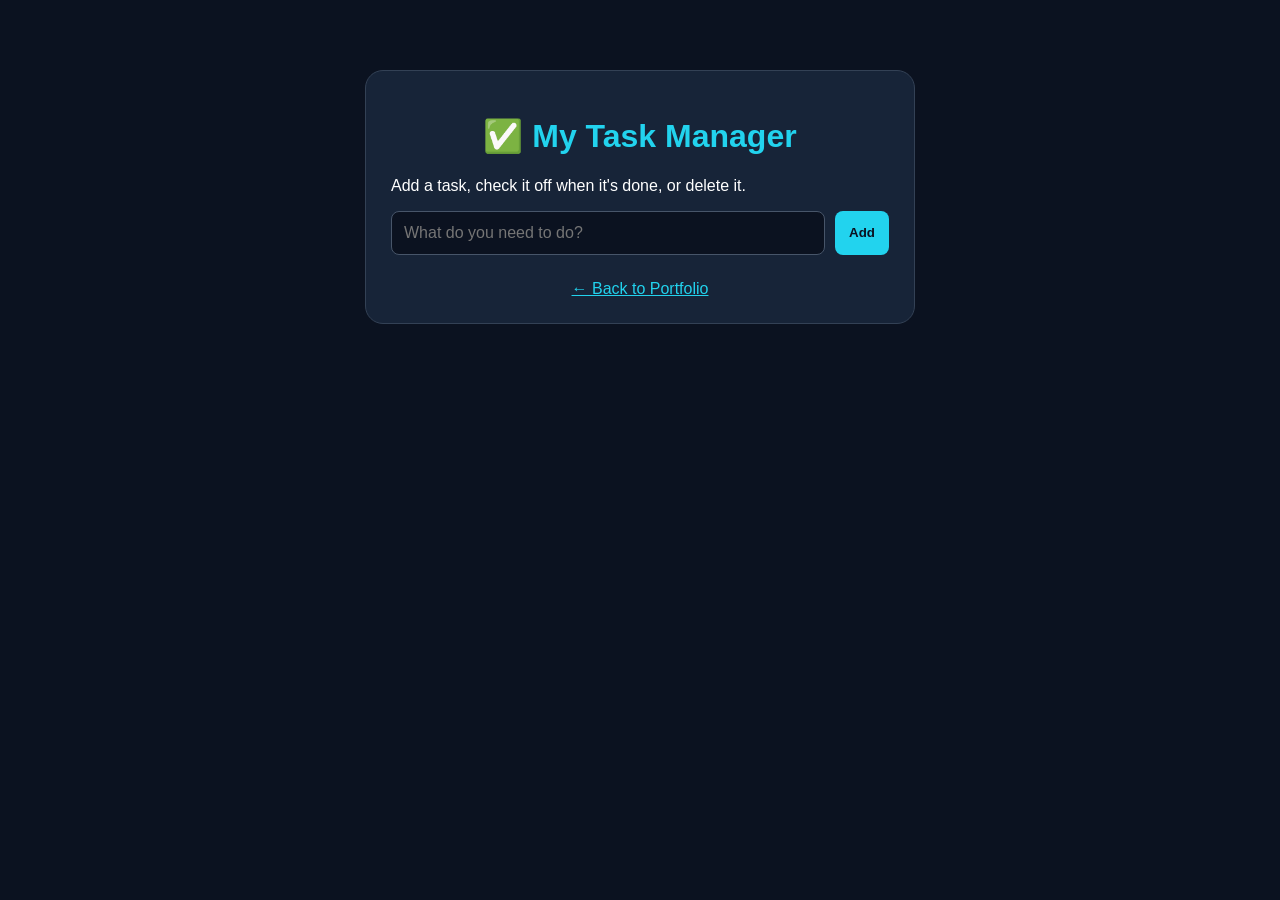
<file: tasks.html>
<!DOCTYPE html>
<html lang="en">
<head>
  <meta charset="UTF-8">
  <meta name="viewport" content="width=device-width, initial-scale=1.0">
  <title>My Task Manager</title>

  <style>
    * {
      box-sizing: border-box;
    }

    body {
      margin: 0;
      min-height: 100vh;
      padding: 30px 20px;
      background: #0b1220;
      color: white;
      font-family: Arial, sans-serif;
    }

    .container {
      max-width: 550px;
      margin: 40px auto;
      padding: 25px;
      background: #172438;
      border: 1px solid #334155;
      border-radius: 18px;
    }

    h1 {
      color: #22d3ee;
      text-align: center;
    }

    .task-form {
      display: flex;
      gap: 10px;
    }

    input {
      min-width: 0;
      flex: 1;
      padding: 12px;
      border: 1px solid #475569;
      border-radius: 8px;
      background: #0b1220;
      color: white;
      font-size: 16px;
    }

    button {
      padding: 11px 14px;
      border: none;
      border-radius: 8px;
      background: #22d3ee;
      color: #0b1220;
      font-weight: bold;
      cursor: pointer;
    }

    ul {
      padding: 0;
      list-style: none;
    }

    li {
      display: flex;
      align-items: center;
      gap: 10px;
      margin-top: 12px;
      padding: 12px;
      background: #0b1220;
      border-radius: 8px;
      overflow-wrap: anywhere;
    }

    li span {
      flex: 1;
    }

    li.done span {
      text-decoration: line-through;
      opacity: 0.6;
    }

    .delete {
      background: #fb7185;
    }

    .back {
      display: block;
      margin-top: 25px;
      color: #22d3ee;
      text-align: center;
    }

    #status {
      color: #a5f3fc;
      text-align: center;
    }
  </style>
</head>

<body>
  <main class="container">
    <h1>✅ My Task Manager</h1>
    <p>Add a task, check it off when it's done, or delete it.</p>

    <form class="task-form" id="taskForm">
      <input id="taskInput" type="text"
        placeholder="What do you need to do?"
        aria-label="New task" required>
      <button type="submit">Add</button>
    </form>

    <p id="status" aria-live="polite"></p>
    <ul id="taskList"></ul>

    <a class="back" href="index.html">← Back to Portfolio</a>
  </main>

  <script>
    const form = document.querySelector("#taskForm");
    const input = document.querySelector("#taskInput");
    const list = document.querySelector("#taskList");
    const status = document.querySelector("#status");

    form.addEventListener("submit", function(event) {
      event.preventDefault();

      const taskText = input.value.trim();
      if (!taskText) return;

      const item = document.createElement("li");
      const checkbox = document.createElement("input");
      checkbox.type = "checkbox";
      checkbox.setAttribute("aria-label", "Mark task complete");

      const text = document.createElement("span");
      text.textContent = taskText;

      const deleteButton = document.createElement("button");
      deleteButton.textContent = "Delete";
      deleteButton.className = "delete";
      deleteButton.type = "button";

      checkbox.addEventListener("change", function() {
        item.classList.toggle("done", checkbox.checked);
      });

      deleteButton.addEventListener("click", function() {
        item.remove();
        status.textContent = "Task deleted.";
      });

      item.append(checkbox, text, deleteButton);
      list.append(item);

      input.value = "";
      input.focus();
      status.textContent = "Task added!";
    });
  </script>
</body>
</html>
</file>
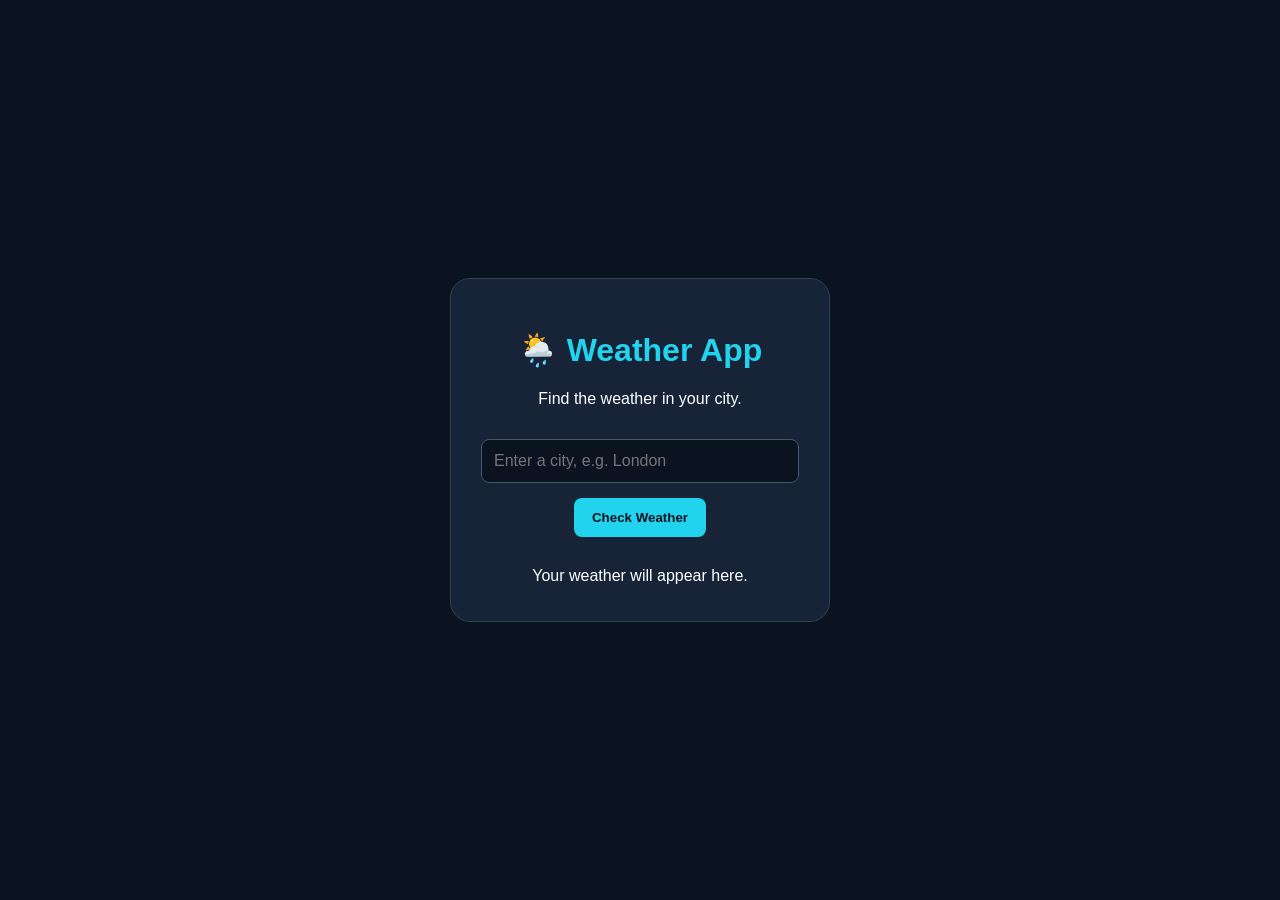
<file: weather.html>
<!DOCTYPE html>
<html lang="en">
<head>
  <meta charset="UTF-8">
  <meta name="viewport" content="width=device-width, initial-scale=1.0">
  <title>My Weather App</title>

  <style>
    * {
      box-sizing: border-box;
    }

    body {
      margin: 0;
      min-height: 100vh;
      display: grid;
      place-items: center;
      padding: 20px;
      background: #0b1220;
      color: white;
      font-family: Arial, sans-serif;
    }

    .weather-card {
      width: min(380px, 100%);
      padding: 30px;
      text-align: center;
      background: #172438;
      border: 1px solid #334155;
      border-radius: 20px;
    }

    h1 {
      color: #22d3ee;
    }

    input {
      width: 100%;
      padding: 12px;
      margin: 15px 0;
      border: 1px solid #475569;
      border-radius: 8px;
      background: #0b1220;
      color: white;
      font-size: 16px;
    }

    button {
      padding: 12px 18px;
      border: none;
      border-radius: 8px;
      background: #22d3ee;
      color: #0b1220;
      font-weight: bold;
      cursor: pointer;
    }

    button:hover {
      background: #a5f3fc;
    }

    #result {
      margin-top: 25px;
      line-height: 1.8;
    }

    .temperature {
      font-size: 42px;
      font-weight: bold;
    }
  </style>
</head>

<body>
  <main class="weather-card">
    <h1>🌦️ Weather App</h1>
    <p>Find the weather in your city.</p>

    <form id="weatherForm">
      <input
        id="city"
        type="text"
        placeholder="Enter a city, e.g. London"
        aria-label="City name"
        required
      >
      <button type="submit">Check Weather</button>
    </form>

    <div id="result" aria-live="polite">
      Your weather will appear here.
    </div>
  </main>

  <script>
    const form = document.querySelector("#weatherForm");
    const cityInput = document.querySelector("#city");
    const result = document.querySelector("#result");

    form.addEventListener("submit", async function(event) {
      event.preventDefault();

      const city = cityInput.value.trim();
      if (!city) return;

      result.textContent = "Looking up " + city + "...";

      try {
        const geoResponse = await fetch(
          "https://geocoding-api.open-meteo.com/v1/search?name=" +
          encodeURIComponent(city) +
          "&count=1&language=en&format=json"
        );

        if (!geoResponse.ok) throw new Error("Search failed.");

        const geoData = await geoResponse.json();
        const place = geoData.results?.[0];

        if (!place) {
          result.textContent = "City not found. Check the spelling and try again.";
          return;
        }

        const weatherResponse = await fetch(
          "https://api.open-meteo.com/v1/forecast?latitude=" +
          place.latitude +
          "&longitude=" +
          place.longitude +
          "&current=temperature_2m,relative_humidity_2m,apparent_temperature,weather_code,wind_speed_10m&temperature_unit=fahrenheit&wind_speed_unit=mph"
        );

        if (!weatherResponse.ok) throw new Error("Weather lookup failed.");

        const weatherData = await weatherResponse.json();
        const weather = weatherData.current;

        const conditions = {
          0: "Clear sky",
          1: "Mostly clear",
          2: "Partly cloudy",
          3: "Overcast",
          45: "Foggy",
          48: "Foggy",
          51: "Light drizzle",
          53: "Drizzle",
          55: "Heavy drizzle",
          61: "Light rain",
          63: "Rain",
          65: "Heavy rain",
          71: "Light snow",
          73: "Snow",
          75: "Heavy snow",
          80: "Rain showers",
          81: "Rain showers",
          82: "Heavy rain showers",
          95: "Thunderstorm"
        };

        result.replaceChildren();

        const location = document.createElement("h2");
        location.textContent = place.name +
          (place.country ? ", " + place.country : "");

        const temperature = document.createElement("p");
        temperature.className = "temperature";
        temperature.textContent =
          Math.round(weather.temperature_2m) + "°F";

        const description = document.createElement("p");
        description.textContent =
          conditions[weather.weather_code] || "Weather conditions unavailable";

        const details = document.createElement("p");
        details.textContent =
          "Feels like: " + Math.round(weather.apparent_temperature) +
          "°F\nHumidity: " + weather.relative_humidity_2m +
          "%\nWind: " + weather.wind_speed_10m + " mph";

        result.append(location, temperature, description, details);
      } catch (error) {
        result.textContent =
          "Couldn't load weather. Check your internet connection and try again.";
      }
    });
  </script>
</body>
</html>
</file>
